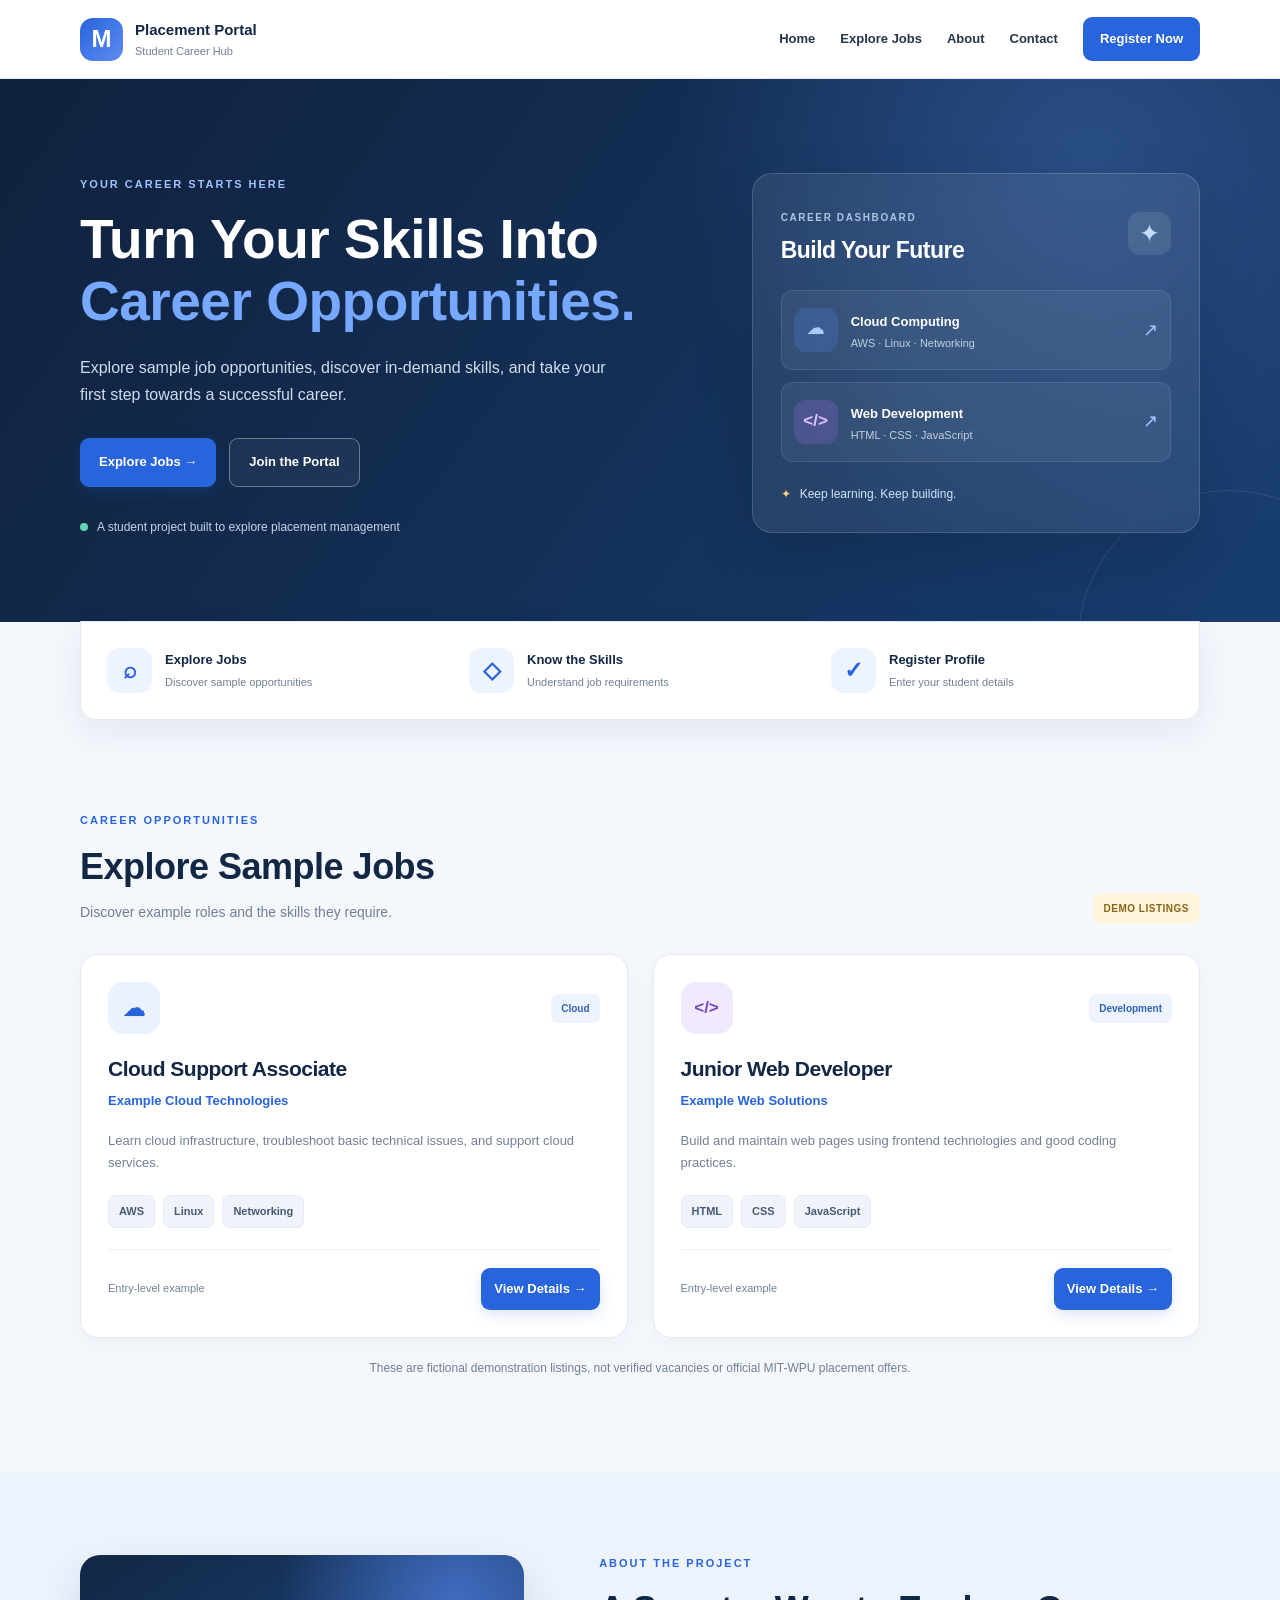
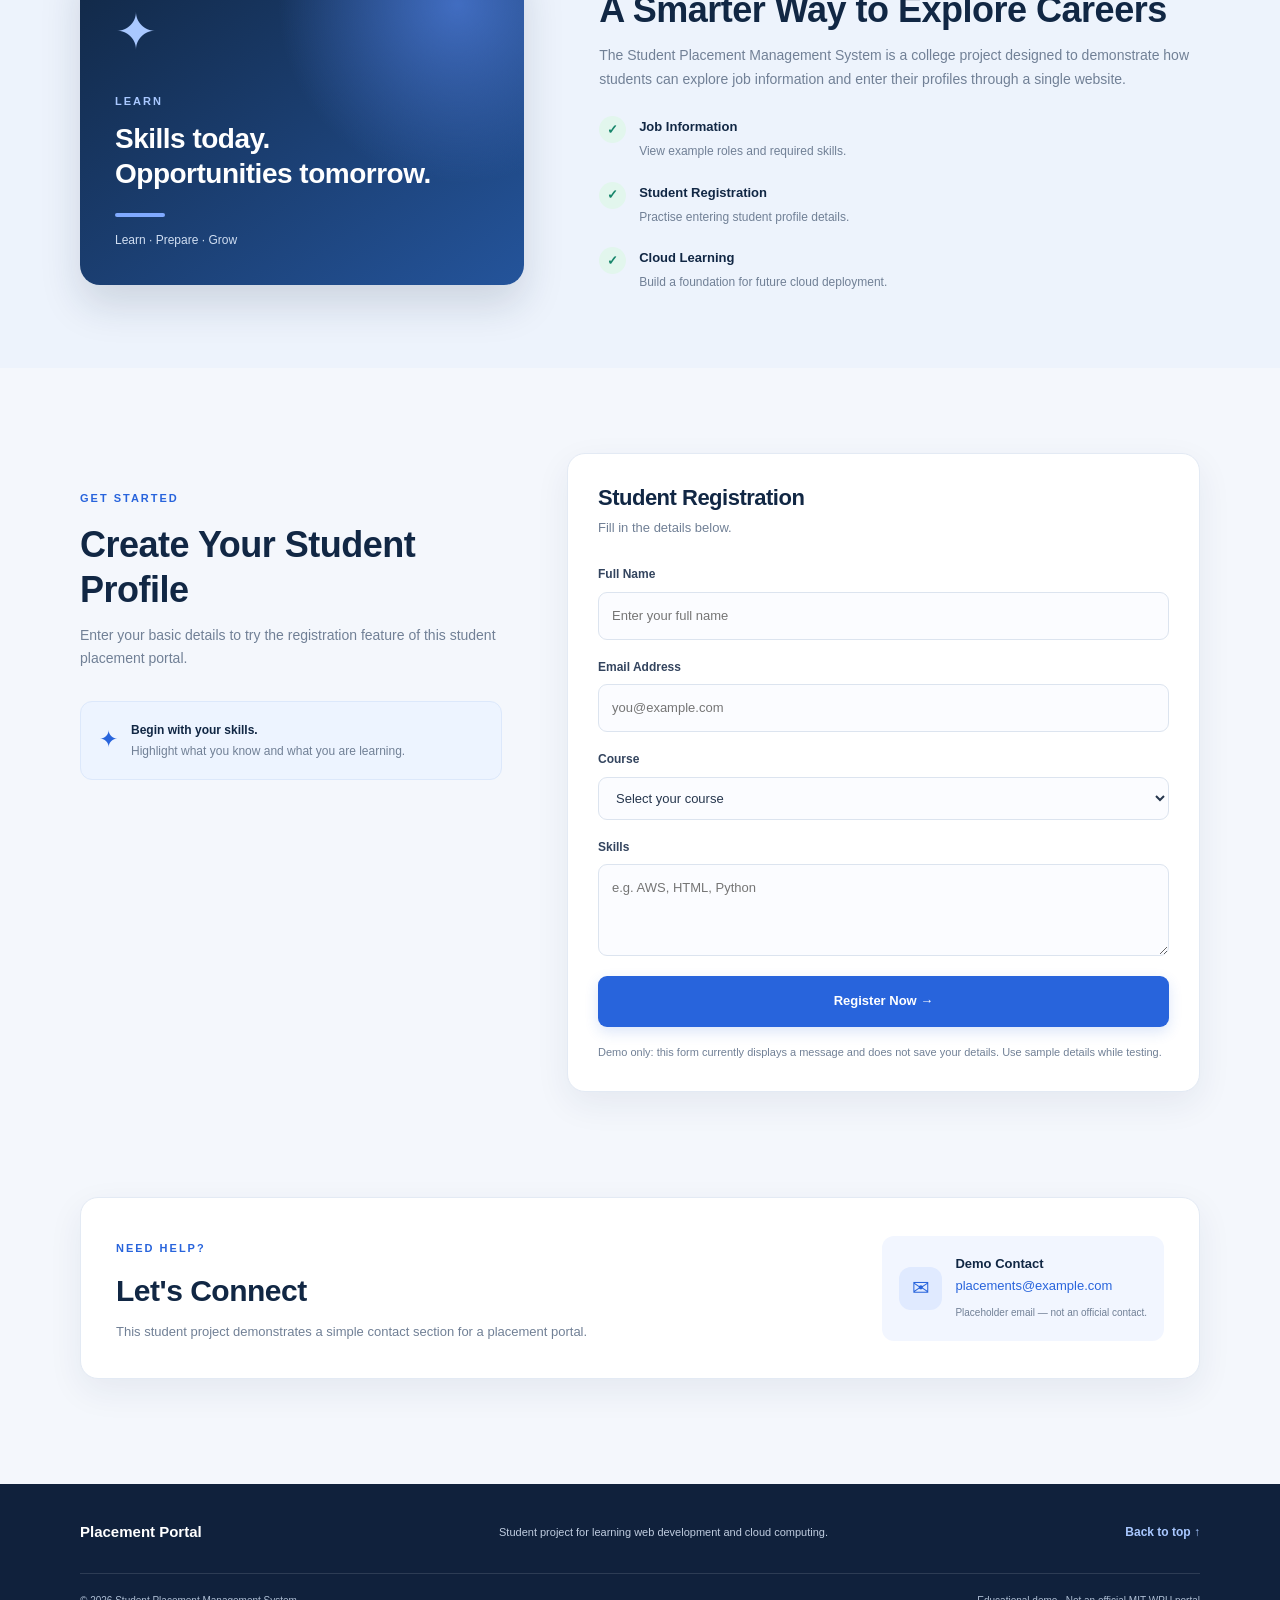
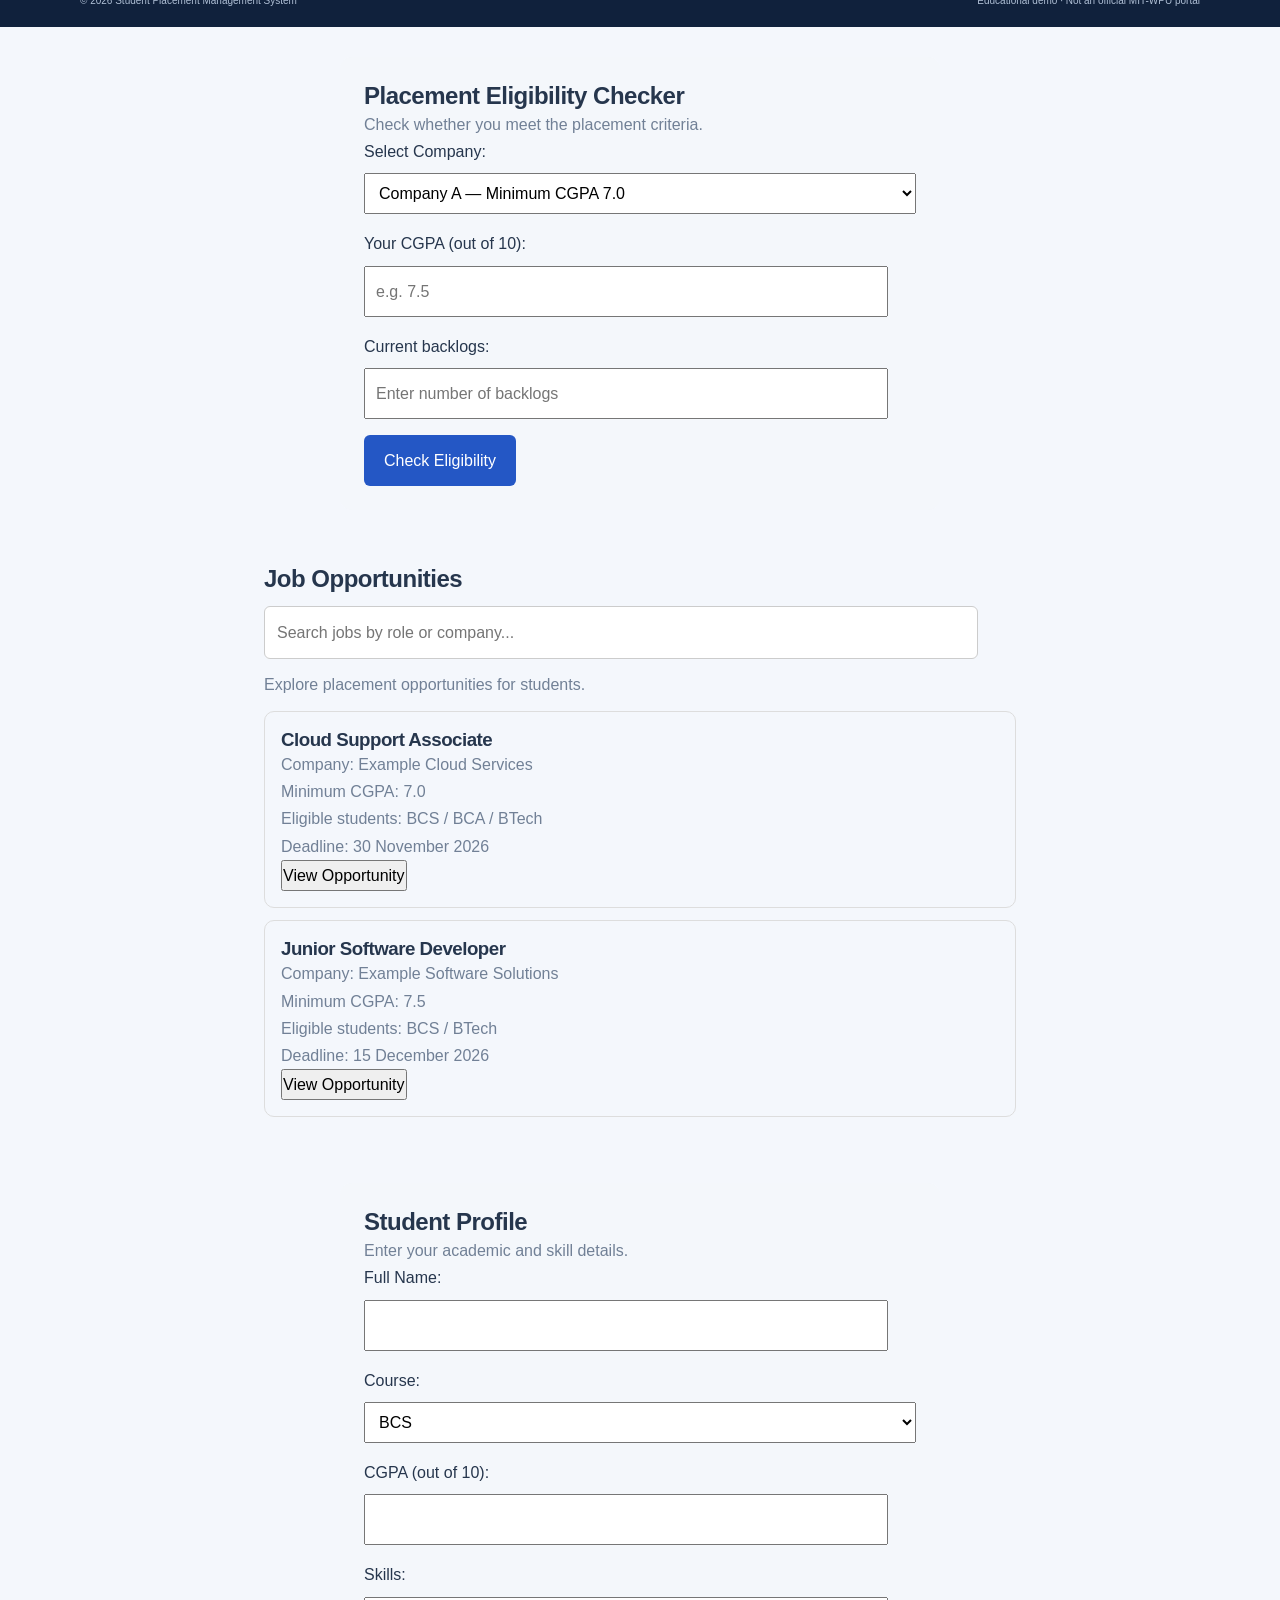
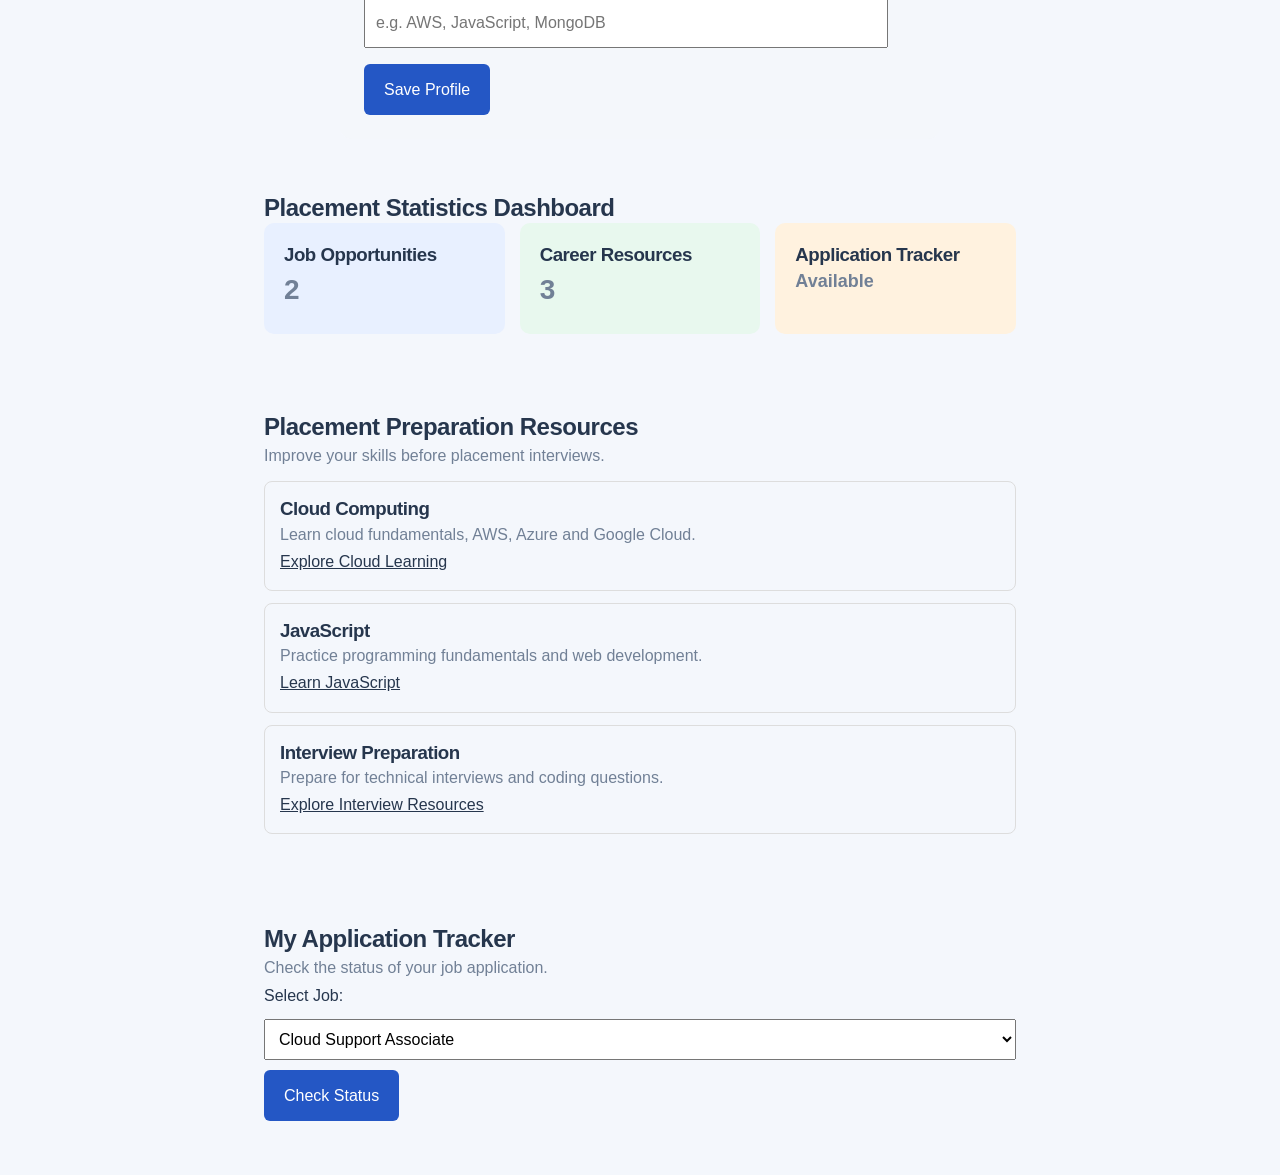
<file: index.html>
<!DOCTYPE html>
<html lang="en">
<head>
    <meta charset="UTF-8">
    <meta name="viewport" content="width=device-width, initial-scale=1.0">

    <title>MIT-WPU | Student Placement Portal</title>
    <meta name="description"
          content="A student placement portal project for exploring job opportunities and registering student profiles.">

    <link rel="stylesheet" href="style.css">
    <script src="script.js" defer></script>
</head>

<body>

    <!-- Navigation -->
    <header class="site-header" id="home">
        <nav class="navbar container" aria-label="Main navigation">
            <a href="#home" class="brand">
                <span class="brand-icon">M</span>
                <span>
                    <strong>Placement Portal</strong>
                    <small>Student Career Hub</small>
                </span>
            </a>

            <div class="nav-links">
                <a href="#home">Home</a>
                <a href="#jobs">Explore Jobs</a>
                <a href="#about">About</a>
                <a href="#contact">Contact</a>
                <a href="#register" class="nav-button">Register Now</a>
            </div>
        </nav>
    </header>

    <main>

        <!-- Hero Section -->
        <section class="hero">
            <div class="container hero-grid">
                <div class="hero-content">
                    <span class="eyebrow">
                        YOUR CAREER STARTS HERE
                    </span>

                    <h1>
                        Turn Your Skills Into
                        <span class="highlight">Career Opportunities.</span>
                    </h1>

                    <p>
                        Explore sample job opportunities, discover
                        in-demand skills, and take your first step
                        towards a successful career.
                    </p>

                    <div class="hero-actions">
                        <a href="#jobs" class="button button-primary">
                            Explore Jobs →
                        </a>

                        <a href="#register" class="button button-outline">
                            Join the Portal
                        </a>
                    </div>

                    <div class="hero-note">
                        <span class="status-dot"></span>
                        A student project built to explore placement management
                    </div>
                </div>

                <div class="hero-card">
                    <div class="hero-card-top">
                        <div>
                            <span class="muted-label">CAREER DASHBOARD</span>
                            <h2>Build Your Future</h2>
                        </div>
                        <span class="dashboard-icon">✦</span>
                    </div>

                    <div class="career-item">
                        <span class="career-icon blue-icon">☁</span>
                        <div>
                            <strong>Cloud Computing</strong>
                            <p>AWS · Linux · Networking</p>
                        </div>
                        <span class="career-arrow">↗</span>
                    </div>

                    <div class="career-item">
                        <span class="career-icon purple-icon">&lt;/&gt;</span>
                        <div>
                            <strong>Web Development</strong>
                            <p>HTML · CSS · JavaScript</p>
                        </div>
                        <span class="career-arrow">↗</span>
                    </div>

                    <div class="career-message">
                        <span>✦</span>
                        Keep learning. Keep building.
                    </div>
                </div>
            </div>
        </section>

        <!-- Quick Highlights -->
        <section class="highlights container" aria-label="Portal features">
            <div class="highlight-item">
                <span class="highlight-icon">⌕</span>
                <div>
                    <strong>Explore Jobs</strong>
                    <p>Discover sample opportunities</p>
                </div>
            </div>

            <div class="highlight-item">
                <span class="highlight-icon">◇</span>
                <div>
                    <strong>Know the Skills</strong>
                    <p>Understand job requirements</p>
                </div>
            </div>

            <div class="highlight-item">
                <span class="highlight-icon">✓</span>
                <div>
                    <strong>Register Profile</strong>
                    <p>Enter your student details</p>
                </div>
            </div>
        </section>

        <!-- Jobs Section -->
        <section class="section container" id="jobs">
            <div class="section-heading">
                <div>
                    <span class="eyebrow">CAREER OPPORTUNITIES</span>
                    <h2>Explore Sample Jobs</h2>
                    <p>
                        Discover example roles and the skills they require.
                    </p>
                </div>

                <span class="sample-badge">DEMO LISTINGS</span>
            </div>

            <div class="jobs-grid">

                <article class="job-card">
                    <div class="job-card-top">
                        <div class="company-icon cloud-logo">☁</div>
                        <span class="job-type">Cloud</span>
                    </div>

                    <h3>Cloud Support Associate</h3>
                    <p class="company-name">Example Cloud Technologies</p>

                    <p class="job-description">
                        Learn cloud infrastructure, troubleshoot basic
                        technical issues, and support cloud services.
                    </p>

                    <div class="skills">
                        <span>AWS</span>
                        <span>Linux</span>
                        <span>Networking</span>
                    </div>

                    <div class="job-card-bottom">
                        <span class="role-level">Entry-level example</span>
                        <button
                            type="button"
                            class="button button-primary details-button"
                            onclick="showJobDetails('Cloud Support Associate')">
                            View Details →
                        </button>
                    </div>
                </article>

                <article class="job-card">
                    <div class="job-card-top">
                        <div class="company-icon web-logo">&lt;/&gt;</div>
                        <span class="job-type">Development</span>
                    </div>

                    <h3>Junior Web Developer</h3>
                    <p class="company-name">Example Web Solutions</p>

                    <p class="job-description">
                        Build and maintain web pages using frontend
                        technologies and good coding practices.
                    </p>

                    <div class="skills">
                        <span>HTML</span>
                        <span>CSS</span>
                        <span>JavaScript</span>
                    </div>

                    <div class="job-card-bottom">
                        <span class="role-level">Entry-level example</span>
                        <button
                            type="button"
                            class="button button-primary details-button"
                            onclick="showJobDetails('Junior Web Developer')">
                            View Details →
                        </button>
                    </div>
                </article>

            </div>

            <p class="demo-note">
                These are fictional demonstration listings, not verified
                vacancies or official MIT-WPU placement offers.
            </p>
        </section>

        <!-- About Section -->
        <section class="section about-section" id="about">
            <div class="container about-grid">
                <div class="about-visual">
                    <div class="about-symbol">✦</div>
                    <span class="about-small">LEARN</span>
                    <h3>Skills today.<br>Opportunities tomorrow.</h3>
                    <div class="about-line"></div>
                    <p>Learn · Prepare · Grow</p>
                </div>

                <div class="about-content">
                    <span class="eyebrow">ABOUT THE PROJECT</span>
                    <h2>A Smarter Way to Explore Careers</h2>

                    <p>
                        The Student Placement Management System is a
                        college project designed to demonstrate how
                        students can explore job information and enter
                        their profiles through a single website.
                    </p>

                    <div class="about-point">
                        <span class="check-icon">✓</span>
                        <div>
                            <strong>Job Information</strong>
                            <p>View example roles and required skills.</p>
                        </div>
                    </div>

                    <div class="about-point">
                        <span class="check-icon">✓</span>
                        <div>
                            <strong>Student Registration</strong>
                            <p>Practise entering student profile details.</p>
                        </div>
                    </div>

                    <div class="about-point">
                        <span class="check-icon">✓</span>
                        <div>
                            <strong>Cloud Learning</strong>
                            <p>Build a foundation for future cloud deployment.</p>
                        </div>
                    </div>
                </div>
            </div>
        </section>

        <!-- Registration Section -->
        <section class="section container" id="register">
            <div class="registration-grid">
                <div class="registration-intro">
                    <span class="eyebrow">GET STARTED</span>
                    <h2>Create Your Student Profile</h2>

                    <p>
                        Enter your basic details to try the registration
                        feature of this student placement portal.
                    </p>

                    <div class="registration-tip">
                        <span>✦</span>
                        <p>
                            <strong>Begin with your skills.</strong><br>
                            Highlight what you know and what you are
                            learning.
                        </p>
                    </div>
                </div>

                <div class="form-card">
                    <div class="form-heading">
                        <h3>Student Registration</h3>
                        <p>Fill in the details below.</p>
                    </div>

                    <form id="registrationForm">
                        <div class="form-group">
                            <label for="name">Full Name</label>
                            <input
                                type="text"
                                id="name"
                                name="name"
                                placeholder="Enter your full name"
                                autocomplete="name"
                                required>
                        </div>

                        <div class="form-group">
                            <label for="email">Email Address</label>
                            <input
                                type="email"
                                id="email"
                                name="email"
                                placeholder="you@example.com"
                                autocomplete="email"
                                required>
                        </div>

                        <div class="form-group">
                            <label for="course">Course</label>
                            <select id="course" name="course" required>
                                <option value="">Select your course</option>
                                <option value="BCS">BCS</option>
                                <option value="BTech">B.Tech</option>
                                <option value="BCA">BCA</option>
                                <option value="MCA">MCA</option>
                                <option value="Other">Other</option>
                            </select>
                        </div>

                        <div class="form-group">
                            <label for="skills">Skills</label>
                            <textarea
                                id="skills"
                                name="skills"
                                rows="3"
                                placeholder="e.g. AWS, HTML, Python"></textarea>
                        </div>

                        <button type="submit" class="button button-primary submit-button">
                            Register Now →
                        </button>

                        <p class="form-disclaimer">
                            Demo only: this form currently displays a
                            message and does not save your details.
                            Use sample details while testing.
                        </p>
                    </form>
                </div>
            </div>
        </section>

        <!-- Contact Section -->
        <section class="section container" id="contact">
            <div class="contact-card">
                <div>
                    <span class="eyebrow">NEED HELP?</span>
                    <h2>Let's Connect</h2>
                    <p>
                        This student project demonstrates a simple
                        contact section for a placement portal.
                    </p>
                </div>

                <div class="contact-info">
                    <span class="contact-icon">✉</span>
                    <div>
                        <strong>Demo Contact</strong>
                        <p>placements@example.com</p>
                        <small>Placeholder email — not an official contact.</small>
                    </div>
                </div>
            </div>
        </section>

    </main>

    <!-- Footer -->
    <footer class="site-footer">
        <div class="container footer-content">
            <a href="#home" class="footer-brand">Placement Portal</a>

            <p>
                Student project for learning web development and cloud computing.
            </p>

            <a href="#home" class="back-to-top">Back to top ↑</a>
        </div>

        <div class="container footer-bottom">
            <p>
                © <span id="currentYear">2026</span>
                Student Placement Management System
            </p>
            <p>Educational demo · Not an official MIT-WPU portal</p>
        </div>
    </footer>

    <script>
        document.getElementById("currentYear").textContent =
            new Date().getFullYear();
    </script>
    
<!-- Eligibility Checker Feature -->
<section id="eligibility-checker" style="max-width:600px; margin:30px auto; padding:24px; border-radius:12px; background:#f4f7fb; font-family:Arial,sans-serif;">

  <h2>Placement Eligibility Checker</h2>
  <p>Check whether you meet the placement criteria.</p>

  <label for="company">Select Company:</label>
  <select id="company" style="display:block; width:100%; padding:10px; margin:8px 0 16px;">
    <option value="7">Company A — Minimum CGPA 7.0</option>
    <option value="8">Company B — Minimum CGPA 8.0</option>
    <option value="6">Company C — Minimum CGPA 6.0</option>
  </select>

  <label for="cgpa">Your CGPA (out of 10):</label>
  <input id="cgpa" type="number" min="0" max="10" step="0.1"
    placeholder="e.g. 7.5"
    style="display:block; width:95%; padding:10px; margin:8px 0 16px;">

  <label for="backlogs">Current backlogs:</label>
  <input id="backlogs" type="number" min="0" step="1"
    placeholder="Enter number of backlogs"
    style="display:block; width:95%; padding:10px; margin:8px 0 16px;">

  <button type="button" onclick="checkEligibility()"
    style="padding:12px 20px; background:#2457c5; color:white; border:0; border-radius:6px; cursor:pointer;">
    Check Eligibility
  </button>

  <p id="eligibility-result" role="status" aria-live="polite"></p>
</section>

<script>
function checkEligibility() {
  const company = Number(document.getElementById("company").value);
  const cgpaInput = document.getElementById("cgpa").value;
  const backlogInput = document.getElementById("backlogs").value;
  const result = document.getElementById("eligibility-result");

  if (cgpaInput.trim() === "" || backlogInput.trim() === "") {
    result.textContent = "Please enter your CGPA and number of backlogs.";
    return;
  }

  const cgpa = Number(cgpaInput);
  const backlogs = Number(backlogInput);

  if (!Number.isFinite(cgpa) || cgpa < 0 || cgpa > 10 ||
      !Number.isInteger(backlogs) || backlogs < 0) {
    result.textContent = "Enter a valid CGPA (0–10) and a non-negative whole number of backlogs.";
    return;
  }

  if (backlogs > 0) {
    result.textContent = "Not eligible under this example's zero-backlog rule.";
  } else if (cgpa >= company) {
    result.textContent = "You meet the example eligibility criteria!";
  } else {
    result.textContent = "You do not meet this company's example CGPA requirement.";
  }
}
</script>

<!-- Job Opportunities Feature -->
<section id="job-opportunities" style="max-width:800px; margin:30px auto; padding:24px; font-family:Arial,sans-serif;">
  <h2>Job Opportunities</h2>
  
<input
  type="text"
  id="jobSearch"
  placeholder="Search jobs by role or company..."
  oninput="searchJobs()"
  style="width:95%; padding:12px; margin:12px 0; border:1px solid #ccc; border-radius:6px;"
>

  <p>Explore placement opportunities for students.</p>

  <div style="border:1px solid #ddd; border-radius:10px; padding:16px; margin:12px 0;">
    <h3>Cloud Support Associate</h3>
    <p>Company: Example Cloud Services</p>
    <p>Minimum CGPA: 7.0</p>
    <p>Eligible students: BCS / BCA / BTech</p>
    <p>Deadline: 30 November 2026</p>
    <button type="button" <button type="button"
  onclick="document.getElementById('cloud-job-details').hidden = false">
  View Opportunity
</button>

<div id="cloud-job-details" hidden>
  <h4>Cloud Support Associate — Job Details</h4>
  <p>Role: Entry-level cloud support</p>
  <p>Skills: Cloud computing, networking, Linux</p>
  <p>Minimum CGPA: 7.0 (sample requirement)</p>
  <p>Backlogs: As specified by the employer</p>
</div>
  </div>

  <div style="border:1px solid #ddd; border-radius:10px; padding:16px; margin:12px 0;">
    <h3>Junior Software Developer</h3>
    <p>Company: Example Software Solutions</p>
    <p>Minimum CGPA: 7.5</p>
    <p>Eligible students: BCS / BTech</p>
    <p>Deadline: 15 December 2026</p>
    <button type="button" 
<button type="button"
  onclick="document.getElementById('developer-job-details').hidden = false">
  View Opportunity
</button>

<div id="developer-job-details" hidden>
  <h4>Junior Software Developer — Job Details</h4>
  <p><strong>Role:</strong> Entry-level software development</p>
  <p><strong>Skills:</strong> HTML, CSS, JavaScript, programming fundamentals</p>
  <p><strong>Minimum CGPA:</strong> 7.5 (sample requirement)</p>
  <p><strong>Eligible Courses:</strong> BCS / BTech (sample criteria)</p>
  <p><strong>Backlogs:</strong> As specified by the employer</p>
  <p><strong>Responsibilities:</strong> Write code, fix bugs, and test applications.</p>
</div>

    </button>
  </div>
</section>


</body>

<!-- Student Profile -->
<section id="student-profile"
  style="max-width:600px; margin:30px auto; padding:24px; background:#f4f7fb; border-radius:12px; font-family:Arial,sans-serif;">

  <h2>Student Profile</h2>
  <p>Enter your academic and skill details.</p>

  <form id="profile-form">
    <label for="student-name">Full Name:</label>
    <input id="student-name" type="text" required
      style="display:block; width:95%; padding:10px; margin:8px 0 16px;">

    <label for="student-course">Course:</label>
    <select id="student-course"
      style="display:block; width:100%; padding:10px; margin:8px 0 16px;">
      <option value="BCS">BCS</option>
      <option value="BCA">BCA</option>
      <option value="BTech">BTech</option>
    </select>

    <label for="student-cgpa">CGPA (out of 10):</label>
    <input id="student-cgpa" type="number" min="0" max="10" step="0.1" required
      style="display:block; width:95%; padding:10px; margin:8px 0 16px;">

    <label for="student-skills">Skills:</label>
    <input id="student-skills" type="text"
      placeholder="e.g. AWS, JavaScript, MongoDB"
      style="display:block; width:95%; padding:10px; margin:8px 0 16px;">

    <button type="submit"
      style="padding:12px 20px; background:#2457c5; color:white; border:0; border-radius:6px;">
      Save Profile
    </button>
  </form>

  <p id="profile-message" role="status"></p>
</section>

<script>
document.getElementById("profile-form").addEventListener("submit", function(event) {
  event.preventDefault();

  const cgpa = Number(document.getElementById("student-cgpa").value);

  if (cgpa < 0 || cgpa > 10) {
    document.getElementById("profile-message").textContent =
      "Please enter a CGPA between 0 and 10.";
    return;
  }

  document.getElementById("profile-message").textContent =
    "Profile details entered successfully! Database saving is not connected yet.";
});
</script>


<!-- Placement Statistics Dashboard -->
<section id="placement-statistics"
  style="max-width:800px; margin:30px auto; padding:24px; font-family:Arial,sans-serif;">

  <h2>Placement Statistics Dashboard</h2>

  <div style="display:flex; flex-wrap:wrap; gap:15px;">

    <div style="flex:1; min-width:150px; padding:20px; background:#e8f0ff; border-radius:10px;">
      <h3>Job Opportunities</h3>
      <p id="total-jobs" style="font-size:28px; font-weight:bold;">2</p>
    </div>

    <div style="flex:1; min-width:150px; padding:20px; background:#e8f8ee; border-radius:10px;">
      <h3>Career Resources</h3>
      <p style="font-size:28px; font-weight:bold;">3</p>
    </div>

    <div style="flex:1; min-width:150px; padding:20px; background:#fff2df; border-radius:10px;">
      <h3>Application Tracker</h3>
      <p style="font-size:18px; font-weight:bold;">Available</p>
    </div>

  </div>
</section>


<!-- Placement Preparation Resources -->
<section id="placement-resources"
  style="max-width:800px; margin:30px auto; padding:24px; font-family:Arial,sans-serif;">

  <h2>Placement Preparation Resources</h2>
  <p>Improve your skills before placement interviews.</p>

  <div style="border:1px solid #ddd; padding:15px; border-radius:8px; margin:12px 0;">
    <h3>Cloud Computing</h3>
    <p>Learn cloud fundamentals, AWS, Azure and Google Cloud.</p>
    <a href="https://cloud.google.com/learn"
       target="_blank" rel="noopener noreferrer">Explore Cloud Learning</a>
  </div>

  <div style="border:1px solid #ddd; padding:15px; border-radius:8px; margin:12px 0;">
    <h3>JavaScript</h3>
    <p>Practice programming fundamentals and web development.</p>
    <a href="https://developer.mozilla.org/en-US/docs/Web/JavaScript"
       target="_blank" rel="noopener noreferrer">Learn JavaScript</a>
  </div>

  <div style="border:1px solid #ddd; padding:15px; border-radius:8px; margin:12px 0;">
    <h3>Interview Preparation</h3>
    <p>Prepare for technical interviews and coding questions.</p>
    <a href="https://www.geeksforgeeks.org/"
       target="_blank" rel="noopener noreferrer">Explore Interview Resources</a>
  </div>

</section>


<!-- Application Tracker -->
<section id="application-tracker"
  style="max-width:800px; margin:30px auto; padding:24px; font-family:Arial,sans-serif;">

  <h2>My Application Tracker</h2>
  <p>Check the status of your job application.</p>

  <label for="application-job">Select Job:</label>
  <select id="application-job"
    style="display:block; width:100%; padding:10px; margin:10px 0;">
    <option value="Cloud Support Associate">Cloud Support Associate</option>
    <option value="Junior Software Developer">Junior Software Developer</option>
  </select>

  <button type="button" onclick="checkApplicationStatus()"
    style="padding:12px 20px; background:#2457c5; color:white; border:0; border-radius:6px; cursor:pointer;">
    Check Status
  </button>

  <p id="application-status" role="status" aria-live="polite"></p>
</section>

<script>
function checkApplicationStatus() {
  const job = document.getElementById("application-job").value;

  document.getElementById("application-status").textContent =
    "Demo status for " + job + ": Application status is Pending.";
}
</script>


<script>
function searchJobs() {
  const searchText = document.getElementById("jobSearch").value.toLowerCase();

  const jobCards = document.querySelectorAll("#job-opportunities > div");

  jobCards.forEach(function(card) {
    const jobText = card.textContent.toLowerCase();

    if (jobText.includes(searchText)) {
      card.style.display = "block";
    } else {
      card.style.display = "none";
    }
  });
}
</script>
</html>
</file>
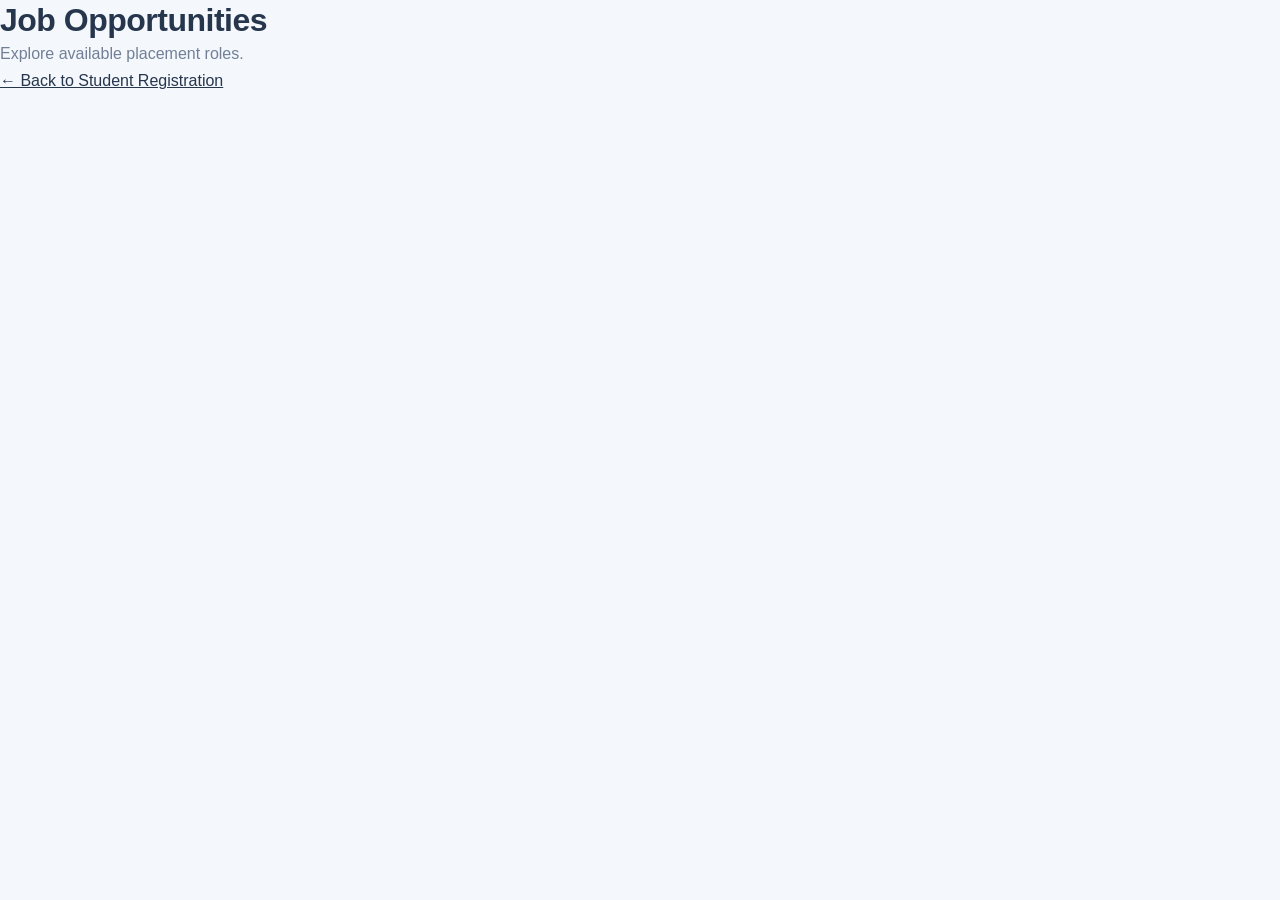
<file: jobs.html>
<!DOCTYPE html>
<html lang="en">
<head>
  <meta charset="UTF-8">
  <meta name="viewport" content="width=device-width, initial-scale=1.0">
  <title>Job Opportunities | Student Placement Portal</title>
  <link rel="stylesheet" href="style.css">
</head>
<body>

  <main>
    <h1>Job Opportunities</h1>
    <p>Explore available placement roles.</p>

    <a href="index.html">← Back to Student Registration</a>

    <!-- Existing job cards will go here -->
  </main>

</body>
</html>
</file>
<file: style.css>
/* =================================
   1. Global styles
================================= */

:root {
    --navy: #112744;
    --blue: #2864dc;
    --blue-dark: #1b4db2;
    --text: #26364d;
    --muted: #718096;
    --background: #f4f7fc;
    --white: #ffffff;
    --border: #e3eaf4;
    --green: #16856a;
    --radius: 18px;
    --shadow: 0 12px 35px rgba(24, 47, 82, 0.07);
}

* {
    box-sizing: border-box;
    margin: 0;
    padding: 0;
}

html {
    scroll-behavior: smooth;
    scroll-padding-top: 90px;
}

body {
    font-family: Arial, Helvetica, sans-serif;
    background: var(--background);
    color: var(--text);
    line-height: 1.7;
}

a {
    color: inherit;
}

button,
input,
select,
textarea {
    font: inherit;
}

button,
a {
    -webkit-tap-highlight-color: transparent;
}

.container {
    width: min(1120px, 90%);
    margin-inline: auto;
}

section {
    scroll-margin-top: 85px;
}

h1,
h2,
h3 {
    line-height: 1.25;
    letter-spacing: -0.5px;
}

p {
    color: var(--muted);
}

.eyebrow {
    display: inline-block;
    color: var(--blue);
    font-size: 11px;
    font-weight: 800;
    letter-spacing: 2px;
    margin-bottom: 14px;
}

.highlight {
    color: #77a8ff;
}

/* =================================
   2. Navigation
================================= */

.site-header {
    position: sticky;
    top: 0;
    z-index: 100;
    background: rgba(255, 255, 255, 0.96);
    border-bottom: 1px solid var(--border);
    backdrop-filter: blur(12px);
}

.navbar {
    min-height: 78px;
    display: flex;
    justify-content: space-between;
    align-items: center;
    gap: 24px;
}

.brand {
    display: flex;
    align-items: center;
    gap: 12px;
    text-decoration: none;
    color: var(--navy);
}

.brand-icon {
    width: 43px;
    height: 43px;
    display: grid;
    place-items: center;
    border-radius: 13px;
    color: white;
    background: linear-gradient(135deg, var(--blue), #5e8cf0);
    font-size: 24px;
    font-weight: 800;
}

.brand strong,
.brand small {
    display: block;
}

.brand strong {
    font-size: 15px;
}

.brand small {
    color: var(--muted);
    font-size: 11px;
}

.nav-links {
    display: flex;
    align-items: center;
    justify-content: flex-end;
    flex-wrap: wrap;
    gap: 25px;
}

.nav-links a {
    text-decoration: none;
    font-size: 13px;
    font-weight: 700;
    transition: color 0.2s;
}

.nav-links a:hover {
    color: var(--blue);
}

.nav-links .nav-button {
    color: white;
    background: var(--blue);
    padding: 11px 17px;
    border-radius: 9px;
}

.nav-links .nav-button:hover {
    background: var(--blue-dark);
    color: white;
}

/* =================================
   3. Hero section
================================= */

.hero {
    position: relative;
    overflow: hidden;
    padding: 90px 0 85px;
    color: white;
    background:
        radial-gradient(circle at 85% 15%, #294e85 0, transparent 35%),
        linear-gradient(125deg, #10213c, #173d70);
}

.hero::before {
    content: "";
    position: absolute;
    width: 300px;
    height: 300px;
    border: 1px solid rgba(255, 255, 255, 0.1);
    border-radius: 50%;
    right: -100px;
    bottom: -170px;
}

.hero-grid {
    position: relative;
    display: grid;
    grid-template-columns: 1.15fr 0.85fr;
    align-items: center;
    gap: 65px;
}

.hero .eyebrow {
    color: #9fc3ff;
}

.hero h1 {
    max-width: 650px;
    font-size: clamp(36px, 4.3vw, 57px);
    line-height: 1.13;
    margin-bottom: 22px;
}

.hero-content > p {
    max-width: 530px;
    color: #d1dced;
    font-size: 16px;
}

.hero-actions {
    display: flex;
    flex-wrap: wrap;
    gap: 13px;
    margin-top: 30px;
}

.button {
    display: inline-flex;
    justify-content: center;
    align-items: center;
    gap: 8px;
    padding: 12px 19px;
    border: 0;
    border-radius: 9px;
    font-size: 13px;
    font-weight: 800;
    text-decoration: none;
    cursor: pointer;
    transition:
        transform 0.2s,
        background 0.2s,
        box-shadow 0.2s;
}

.button:hover {
    transform: translateY(-2px);
}

.button-primary {
    color: white;
    background: var(--blue);
    box-shadow: 0 5px 14px rgba(40, 100, 220, 0.16);
}

.button-primary:hover {
    background: var(--blue-dark);
    box-shadow: 0 8px 18px rgba(40, 100, 220, 0.22);
}

.button-outline {
    color: white;
    border: 1px solid rgba(255, 255, 255, 0.35);
    background: rgba(255, 255, 255, 0.05);
}

.button-outline:hover {
    background: rgba(255, 255, 255, 0.12);
}

.hero-note {
    display: flex;
    align-items: center;
    gap: 9px;
    margin-top: 30px;
    color: #c5d5e9;
    font-size: 12px;
}

.status-dot {
    width: 8px;
    height: 8px;
    border-radius: 50%;
    background: #61d6ae;
    flex-shrink: 0;
}

/* Hero dashboard card */

.hero-card {
    padding: 28px;
    border: 1px solid rgba(255, 255, 255, 0.15);
    border-radius: 20px;
    background: rgba(255, 255, 255, 0.08);
    box-shadow: 0 25px 60px rgba(0, 0, 0, 0.13);
    backdrop-filter: blur(10px);
}

.hero-card-top {
    display: flex;
    justify-content: space-between;
    align-items: center;
    margin-bottom: 25px;
}

.muted-label {
    color: #afc5e4;
    font-size: 10px;
    letter-spacing: 1.6px;
    font-weight: 800;
}

.hero-card h2 {
    color: white;
    font-size: 23px;
    margin-top: 7px;
}

.dashboard-icon {
    display: grid;
    place-items: center;
    width: 43px;
    height: 43px;
    color: #c7ddff;
    background: rgba(255, 255, 255, 0.1);
    border-radius: 12px;
    font-size: 25px;
}

.career-item {
    display: flex;
    align-items: center;
    gap: 13px;
    padding: 16px 12px;
    margin-top: 12px;
    border: 1px solid rgba(255, 255, 255, 0.1);
    border-radius: 12px;
    background: rgba(255, 255, 255, 0.06);
}

.career-icon {
    width: 44px;
    height: 44px;
    display: grid;
    place-items: center;
    flex-shrink: 0;
    border-radius: 12px;
    font-weight: 800;
    font-size: 17px;
}

.blue-icon {
    color: #a9c8ff;
    background: rgba(87, 139, 255, 0.2);
}

.purple-icon {
    color: #dfc3ff;
    background: rgba(174, 112, 255, 0.2);
}

.career-item strong {
    color: white;
    font-size: 13px;
}

.career-item p {
    color: #c1d0e5;
    font-size: 11px;
}

.career-arrow {
    margin-left: auto;
    color: #a9c8ff;
    font-size: 18px;
}

.career-message {
    display: flex;
    gap: 9px;
    align-items: center;
    margin-top: 22px;
    color: #d3e3fa;
    font-size: 12px;
}

.career-message span {
    color: #ffd277;
}

/* =================================
   4. Quick highlights
================================= */

.highlights {
    position: relative;
    display: grid;
    grid-template-columns: repeat(3, 1fr);
    gap: 20px;
    padding: 26px;
    margin-top: -1px;
    background: white;
    border: 1px solid var(--border);
    border-radius: 0 0 16px 16px;
    box-shadow: var(--shadow);
}

.highlight-item {
    display: flex;
    align-items: center;
    gap: 13px;
}

.highlight-icon {
    width: 45px;
    height: 45px;
    display: grid;
    place-items: center;
    flex-shrink: 0;
    border-radius: 13px;
    background: #edf3ff;
    color: var(--blue);
    font-size: 23px;
    font-weight: bold;
}

.highlight-item strong {
    display: block;
    color: var(--navy);
    font-size: 13px;
}

.highlight-item p {
    font-size: 11px;
    margin-top: 2px;
}

/* =================================
   5. Shared section styles
================================= */

.section {
    padding-top: 85px;
    padding-bottom: 20px;
}

.section-heading {
    display: flex;
    align-items: flex-end;
    justify-content: space-between;
    gap: 20px;
    margin-bottom: 30px;
}

.section-heading h2,
.about-content h2,
.registration-intro h2,
.contact-card h2 {
    color: var(--navy);
    font-size: clamp(27px, 3vw, 36px);
    margin-bottom: 12px;
}

.section-heading p {
    font-size: 14px;
}

.sample-badge {
    flex-shrink: 0;
    padding: 7px 11px;
    border-radius: 8px;
    color: #8a6418;
    background: #fff5dc;
    font-size: 10px;
    font-weight: 800;
    letter-spacing: 0.5px;
}

/* =================================
   6. Job cards
================================= */

.jobs-grid {
    display: grid;
    grid-template-columns: repeat(2, minmax(0, 1fr));
    gap: 25px;
}

.job-card {
    display: flex;
    flex-direction: column;
    padding: 27px;
    background: white;
    border: 1px solid var(--border);
    border-radius: var(--radius);
    box-shadow: 0 5px 20px rgba(24, 47, 82, 0.035);
    transition:
        transform 0.25s,
        box-shadow 0.25s,
        border-color 0.25s;
}

.job-card:hover {
    transform: translateY(-5px);
    border-color: #c4d8ff;
    box-shadow: var(--shadow);
}

.job-card-top {
    display: flex;
    justify-content: space-between;
    align-items: center;
    margin-bottom: 22px;
}

.company-icon {
    width: 52px;
    height: 52px;
    display: grid;
    place-items: center;
    border-radius: 15px;
    font-size: 22px;
    font-weight: 800;
}

.cloud-logo {
    color: #2665d9;
    background: #eaf1ff;
}

.web-logo {
    color: #7944c7;
    background: #f1eaff;
    font-size: 17px;
}

.job-type {
    padding: 6px 10px;
    border-radius: 7px;
    color: #3163b9;
    background: #edf3ff;
    font-size: 10px;
    font-weight: 800;
}

.job-card h3 {
    color: var(--navy);
    font-size: 21px;
    margin-bottom: 7px;
}

.company-name {
    color: var(--blue);
    font-size: 13px;
    font-weight: 700;
}

.job-description {
    margin-top: 18px;
    font-size: 13px;
}

.skills {
    display: flex;
    flex-wrap: wrap;
    gap: 8px;
    margin: 21px 0;
}

.skills span {
    padding: 6px 10px;
    color: #465a75;
    background: #f0f4fa;
    border: 1px solid #e5ebf4;
    border-radius: 7px;
    font-size: 11px;
    font-weight: 700;
}

.job-card-bottom {
    display: flex;
    align-items: center;
    justify-content: space-between;
    gap: 12px;
    flex-wrap: wrap;
    margin-top: auto;
    padding-top: 18px;
    border-top: 1px solid #edf0f6;
}

.role-level {
    color: var(--muted);
    font-size: 11px;
}

.details-button {
    padding: 10px 13px;
}

.demo-note {
    margin-top: 20px;
    font-size: 12px;
    text-align: center;
}

/* =================================
   7. About section
================================= */

.about-section {
    margin-top: 75px;
    padding: 75px 0;
    background: #edf3fc;
}

.about-grid {
    display: grid;
    grid-template-columns: 0.85fr 1.15fr;
    align-items: center;
    gap: 75px;
}

.about-visual {
    min-height: 330px;
    padding: 35px;
    display: flex;
    flex-direction: column;
    align-items: flex-start;
    justify-content: flex-end;
    border-radius: 20px;
    color: white;
    background:
        radial-gradient(circle at 85% 15%, #416dc1 0, transparent 38%),
        linear-gradient(145deg, #112744, #24549b);
    box-shadow: 0 20px 40px rgba(17, 39, 68, 0.15);
}

.about-symbol {
    margin-bottom: auto;
    color: #a9c8ff;
    font-size: 50px;
}

.about-small {
    margin-bottom: 10px;
    color: #a9c8ff;
    font-size: 11px;
    font-weight: 800;
    letter-spacing: 2px;
}

.about-visual h3 {
    font-size: 28px;
}

.about-line {
    width: 50px;
    height: 4px;
    margin: 22px 0 13px;
    background: #80aaff;
    border-radius: 5px;
}

.about-visual p {
    color: #d0def2;
    font-size: 12px;
}

.about-content > p {
    margin-bottom: 25px;
    font-size: 14px;
}

.about-point {
    display: flex;
    align-items: flex-start;
    gap: 13px;
    margin-top: 20px;
}

.check-icon {
    width: 27px;
    height: 27px;
    display: grid;
    place-items: center;
    flex-shrink: 0;
    color: var(--green);
    background: #e2f6ed;
    border-radius: 50%;
    font-size: 13px;
    font-weight: bold;
}

.about-point strong {
    display: block;
    color: var(--navy);
    font-size: 13px;
}

.about-point p {
    margin-top: 3px;
    font-size: 12px;
}

/* =================================
   8. Registration form
================================= */

.registration-grid {
    display: grid;
    grid-template-columns: 0.8fr 1.2fr;
    align-items: start;
    gap: 65px;
}

.registration-intro {
    padding-top: 30px;
}

.registration-intro > p {
    font-size: 14px;
}

.registration-tip {
    display: flex;
    align-items: flex-start;
    gap: 13px;
    margin-top: 30px;
    padding: 18px;
    border: 1px solid #dce8fb;
    border-radius: 12px;
    background: #edf4ff;
}

.registration-tip > span {
    color: var(--blue);
    font-size: 23px;
}

.registration-tip p {
    font-size: 12px;
}

.registration-tip strong {
    color: var(--navy);
}

.form-card {
    padding: 30px;
    background: white;
    border: 1px solid var(--border);
    border-radius: var(--radius);
    box-shadow: var(--shadow);
}

.form-heading {
    margin-bottom: 25px;
}

.form-heading h3 {
    color: var(--navy);
    font-size: 22px;
}

.form-heading p {
    margin-top: 6px;
    font-size: 13px;
}

#registrationForm {
    display: grid;
    gap: 17px;
}

.form-group {
    display: grid;
    gap: 7px;
}

.form-group label {
    color: #33445e;
    font-size: 12px;
    font-weight: 800;
}

.form-group input,
.form-group select,
.form-group textarea {
    width: 100%;
    min-width: 0;
    padding: 12px 13px;
    border: 1px solid #dce4ef;
    border-radius: 9px;
    outline: none;
    color: var(--text);
    background: #fbfcff;
    font-size: 13px;
    transition: border-color 0.2s, box-shadow 0.2s;
}

.form-group input:focus,
.form-group select:focus,
.form-group textarea:focus {
    border-color: #75a1f5;
    box-shadow: 0 0 0 3px rgba(40, 100, 220, 0.1);
}

.form-group textarea {
    resize: vertical;
}

.submit-button {
    width: 100%;
    padding: 14px;
    margin-top: 3px;
}

.form-disclaimer {
    font-size: 11px;
    line-height: 1.6;
}

/* =================================
   9. Contact section
================================= */

.contact-card {
    display: flex;
    justify-content: space-between;
    align-items: center;
    gap: 35px;
    padding: 35px;
    border: 1px solid var(--border);
    border-radius: var(--radius);
    background: white;
    box-shadow: var(--shadow);
}

.contact-card > div:first-child {
    max-width: 500px;
}

.contact-card h2 {
    font-size: 30px;
}

.contact-card p {
    font-size: 13px;
}

.contact-info {
    display: flex;
    align-items: center;
    gap: 13px;
    padding: 17px;
    background: #f2f6ff;
    border-radius: 12px;
}

.contact-icon {
    width: 43px;
    height: 43px;
    display: grid;
    place-items: center;
    flex-shrink: 0;
    color: var(--blue);
    background: #e0eaff;
    border-radius: 12px;
    font-size: 21px;
}

.contact-info strong {
    display: block;
    color: var(--navy);
    font-size: 13px;
}

.contact-info p {
    color: var(--blue);
    overflow-wrap: anywhere;
}

.contact-info small {
    color: var(--muted);
    font-size: 10px;
}

/* =================================
   10. Footer
================================= */

.site-footer {
    margin-top: 85px;
    padding: 35px 0 18px;
    color: white;
    background: #10213c;
}

.footer-content {
    display: flex;
    align-items: center;
    justify-content: space-between;
    gap: 20px;
    padding-bottom: 28px;
}

.footer-brand {
    color: white;
    text-decoration: none;
    font-size: 15px;
    font-weight: 800;
}

.footer-content > p {
    color: #c0cde0;
    font-size: 11px;
}

.back-to-top {
    color: #a9c8ff;
    font-size: 12px;
    text-decoration: none;
    font-weight: 700;
}

.back-to-top:hover {
    color: white;
}

.footer-bottom {
    display: flex;
    justify-content: space-between;
    gap: 15px;
    padding-top: 18px;
    border-top: 1px solid rgba(255, 255, 255, 0.12);
}

.footer-bottom p {
    color: #aebed4;
    font-size: 10px;
}

/* =================================
   11. Mobile and tablet responsive
================================= */

@media (max-width: 900px) {
    .navbar {
        padding-top: 14px;
        padding-bottom: 14px;
        flex-direction: column;
        align-items: flex-start;
    }

    .nav-links {
        justify-content: flex-start;
        gap: 12px 20px;
    }

    .hero-grid {
        grid-template-columns: 1fr;
        gap: 40px;
    }

    .hero-card {
        max-width: 550px;
    }

    .about-grid {
        gap: 35px;
    }

    .registration-grid {
        gap: 35px;
    }

    .contact-card {
        align-items: flex-start;
        flex-direction: column;
    }
}

@media (max-width: 650px) {
    .container {
        width: 92%;
    }

    .hero {
        padding: 60px 0;
    }

    .hero h1 {
        font-size: 37px;
    }

    .hero-content > p {
        font-size: 14px;
    }

    .highlights {
        grid-template-columns: 1fr;
        gap: 20px;
        padding: 23px;
        border-radius: 0 0 14px 14px;
    }

    .section {
        padding-top: 60px;
    }

    .section-heading {
        align-items: flex-start;
        flex-direction: column;
    }

    .jobs-grid {
        grid-template-columns: 1fr;
    }

    .job-card {
        padding: 22px;
    }

    .about-section {
        margin-top: 50px;
        padding: 50px 0;
    }

    .about-grid,
    .registration-grid {
        grid-template-columns: 1fr;
        gap: 30px;
    }

    .about-visual {
        min-height: 280px;
    }

    .registration-intro {
        padding-top: 0;
    }

    .form-card {
        padding: 22px;
    }

    .contact-card {
        padding: 25px;
    }

    .contact-info {
        width: 100%;
    }

    .footer-content,
    .footer-bottom {
        align-items: flex-start;
        flex-direction: column;
    }

    .footer-content {
        gap: 13px;
    }

    .footer-bottom {
        gap: 8px;
    }
}

@media (prefers-reduced-motion: reduce) {
    html {
        scroll-behavior: auto;
    }

    *,
    *::before,
    *::after {
        transition-duration: 0.01ms !important;
        animation-duration: 0.01ms !important;
    }
}
</file>
